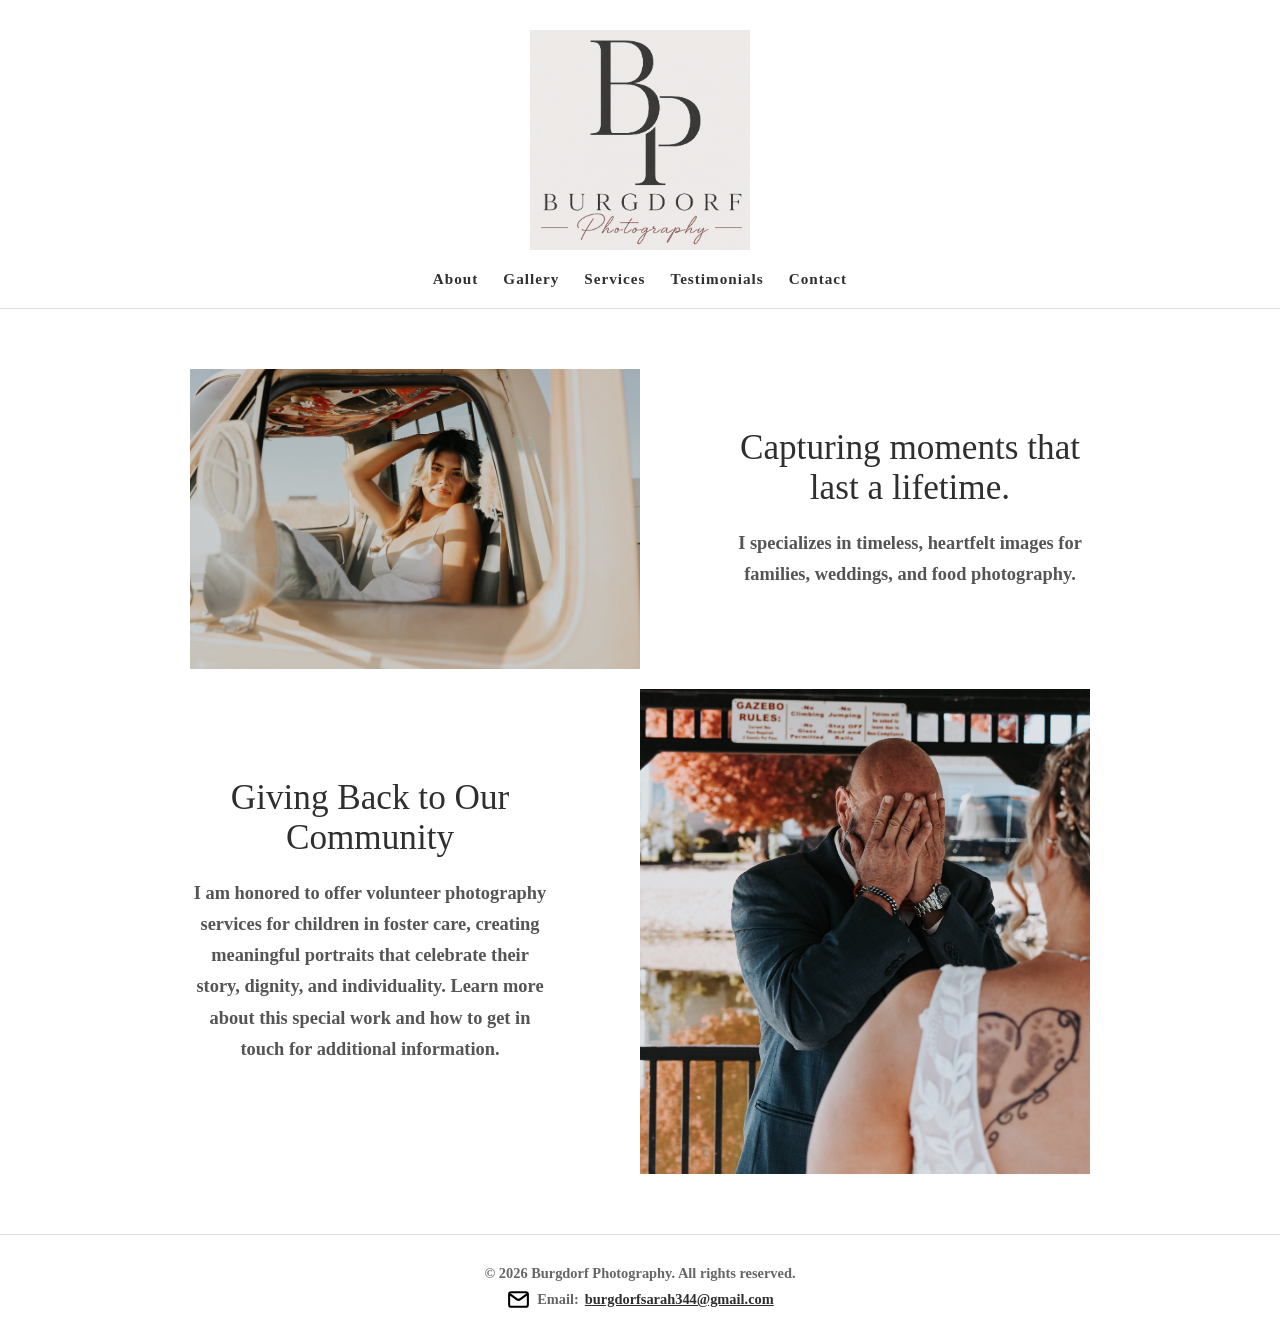
<file: index.html>
<!DOCTYPE html>
<html lang="en">

<head>
    <meta charset="UTF-8">
    <meta name="viewport" content="width=device-width, initial-scale=1.0">
    <title>Burgdorf Photography</title>
    <link rel="stylesheet" href="style.css">
</head>

<body>
    <header>
        <a href="index.html"><img src="images/Main/Burgdorf_Photography_New.png" alt="Burgdorf Photography Logo"></a>
        <nav>
            <a href="about.html">About</a>
            <a href="gallery.html">Gallery</a>
            <a href="services.html">Services</a>
            <a href="testimonials.html">Testimonials</a>
            <a href="contact.html">Contact</a>
        </nav>
    </header>

    <main class="Home_Main">
        <div class="hero">
            <img src="images/Main/Rosie.jpg" alt="Senior Photo" class="Senior_Photo">
            <div>
                <h1>Capturing moments that last a lifetime.</h1>
                <p>I specializes in timeless, heartfelt images for families, weddings, and food photography.</p>
            </div>
        </div>

        <div class="about">
            <div>
                <h1>Giving Back to Our Community</h1>
                <p>I am honored to offer volunteer photography services for children in foster care, creating meaningful portraits that celebrate their story, dignity, and individuality. Learn more about this special work and how to get in touch for additional information.</p>
            </div>
            <img src="images/Main/Wedding.jpg" alt="Wedding Photo" class="Wedding_Photo">
        </div>
    </main>

    <footer>
    <p>&copy; 2026 Burgdorf Photography. All rights reserved.</p>
    <p class="footer_contact">
        <img src="images/Icons/email.svg" alt="Email Icon">
        <span>Email:</span>
        <a href="mailto:burgdorfsarah344@gmail.com">burgdorfsarah344@gmail.com</a>
    </p>
</footer>
</body>
</html>
</file>
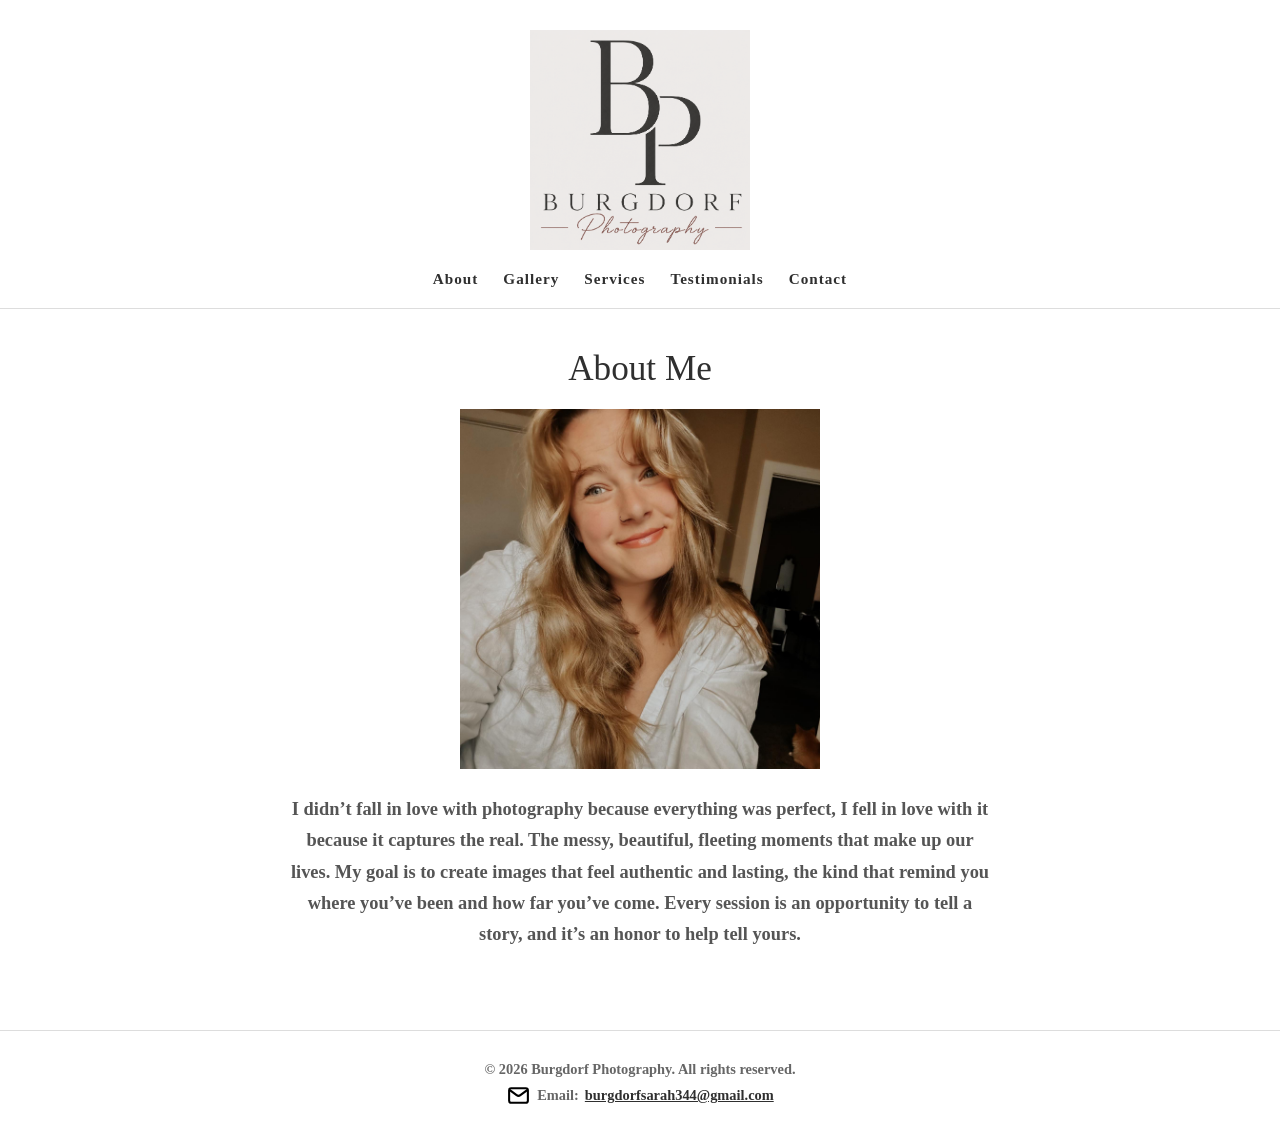
<file: about.html>
<!DOCTYPE html>
<html lang="en">
<head>
    <meta charset="UTF-8">
    <meta name="viewport" content="width=device-width, initial-scale=1.0">
    <title>Burgdorf Photography</title>
    <link rel="stylesheet" href="style.css">
</head>
<body>
    <header>
        <a href="index.html"><img src="images/Main/Burgdorf_Photography_New.png" alt="Burgdorf Photography Logo"></a>
        <nav>
            <a href="about.html">About</a>
            <a href="gallery.html">Gallery</a>
            <a href="services.html">Services</a>
            <a href="testimonials.html">Testimonials</a>
            <a href="contact.html">Contact</a>
        </nav>
    </header>
    <main class="About_Main">
        <h1>About Me</h1>
        <img src="images/Main/Sarah.jpg" alt="Sarah Burgdorf" class="Sarah_Photo">
        <p>I didn’t fall in love with photography because everything was perfect, I fell in love with it because it captures the real. The messy, beautiful, fleeting moments that make up our lives. My goal is to create images that feel authentic and lasting, the kind that remind you where you’ve been and how far you’ve come. Every session is an opportunity to tell a story, and it’s an honor to help tell yours.</p>
    </main>
<footer>
    <p>&copy; 2026 Burgdorf Photography. All rights reserved.</p>
    <p class="footer_contact">
        <img src="images/Icons/email.svg" alt="Email Icon">
        <span>Email:</span>
        <a href="mailto:burgdorfsarah344@gmail.com">burgdorfsarah344@gmail.com</a>
    </p>
</footer>
</body>
</html>
</file>
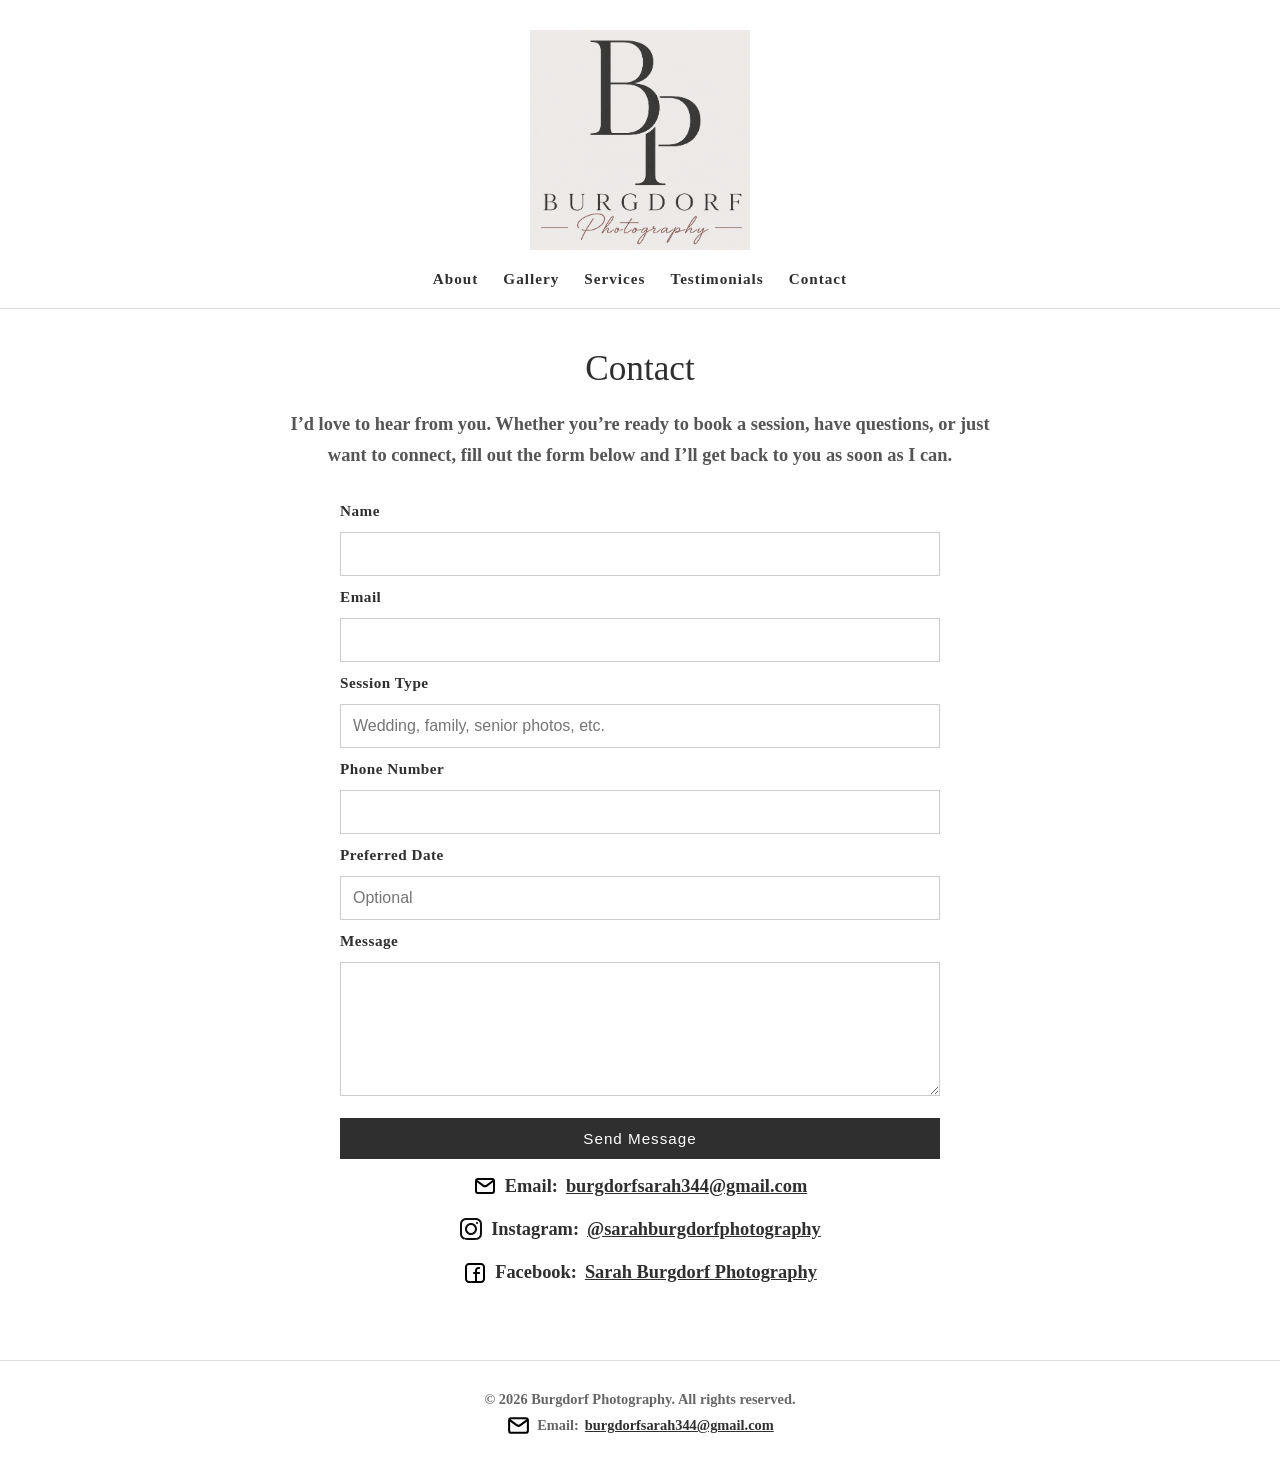
<file: contact.html>
<!DOCTYPE html>
<html lang="en">
<head>
    <meta charset="UTF-8">
    <meta name="viewport" content="width=device-width, initial-scale=1.0">
    <title>Burgdorf Photography</title>
    <link rel="stylesheet" href="style.css">
</head>
<body>
    <header>
        <a href="index.html"><img src="images/Main/Burgdorf_Photography_New.png" alt="Burgdorf Photography Logo"></a>
        <nav>
            <a href="about.html">About</a>
            <a href="gallery.html">Gallery</a>
            <a href="services.html">Services</a>
            <a href="testimonials.html">Testimonials</a>
            <a href="contact.html">Contact</a>
        </nav>
    </header>
    <main>
    <h1>Contact</h1>
    <p>I’d love to hear from you. Whether you’re ready to book a session, have questions, or just want to connect, fill out the form below and I’ll get back to you as soon as I can.</p>
    <div class="contact_container">
        <form class="contact_form" action="https://formspree.io/f/maqabjll" method="post">
            <label for="name">Name</label>
            <input type="text" id="name" name="name" required>

            <label for="email">Email</label>
            <input type="email" id="email" name="email" required>

            <label for="session">Session Type</label>
            <input type="text" id="session" name="session" placeholder="Wedding, family, senior photos, etc.">

            <label for="phone">Phone Number</label>
            <input type="text" id="phone" name="phone">

            <label for="date">Preferred Date</label>
            <input type="text" id="date" name="preferred_date" placeholder="Optional">

            <label for="message">Message</label>
            <textarea id="message" name="message" rows="6" required></textarea>

            <button type="submit">Send Message</button>
        </form>
    </div>

    <p class="contact_link">
        <img src="images/Icons/email.svg" alt="Email icon">
        <span>Email:</span>
        <a href="mailto:burgdorfsarah344@gmail.com">burgdorfsarah344@gmail.com</a>
    </p>

    <p class="contact_link">
        <img src="images/Icons/instagram.svg" alt="Instagram icon">
        <span>Instagram:</span>
        <a href="https://www.instagram.com/sarahburgdorfphotography?utm_source=ig_web_button_share_sheet&igsh=ZDNlZDc0MzIxNw==" target="_blank" rel="noopener noreferrer">
            @sarahburgdorfphotography
        </a>
    </p>

    <p class="contact_link">
        <img src="images/Icons/facebook.svg" alt="Facebook icon">
        <span>Facebook:</span>
        <a href="https://www.facebook.com/search/top?q=sarah%20burgdorf%20photographyy" target="_blank" rel="noopener noreferrer">
            Sarah Burgdorf Photography
        </a>
    </p>
    </main>
<footer>
    <p>&copy; 2026 Burgdorf Photography. All rights reserved.</p>
    <p class="footer_contact">
        <img src="images/Icons/email.svg" alt="Email Icon">
        <span>Email:</span>
        <a href="mailto:burgdorfsarah344@gmail.com">burgdorfsarah344@gmail.com</a>
    </p>
</footer>
</body>
</html>
</file>
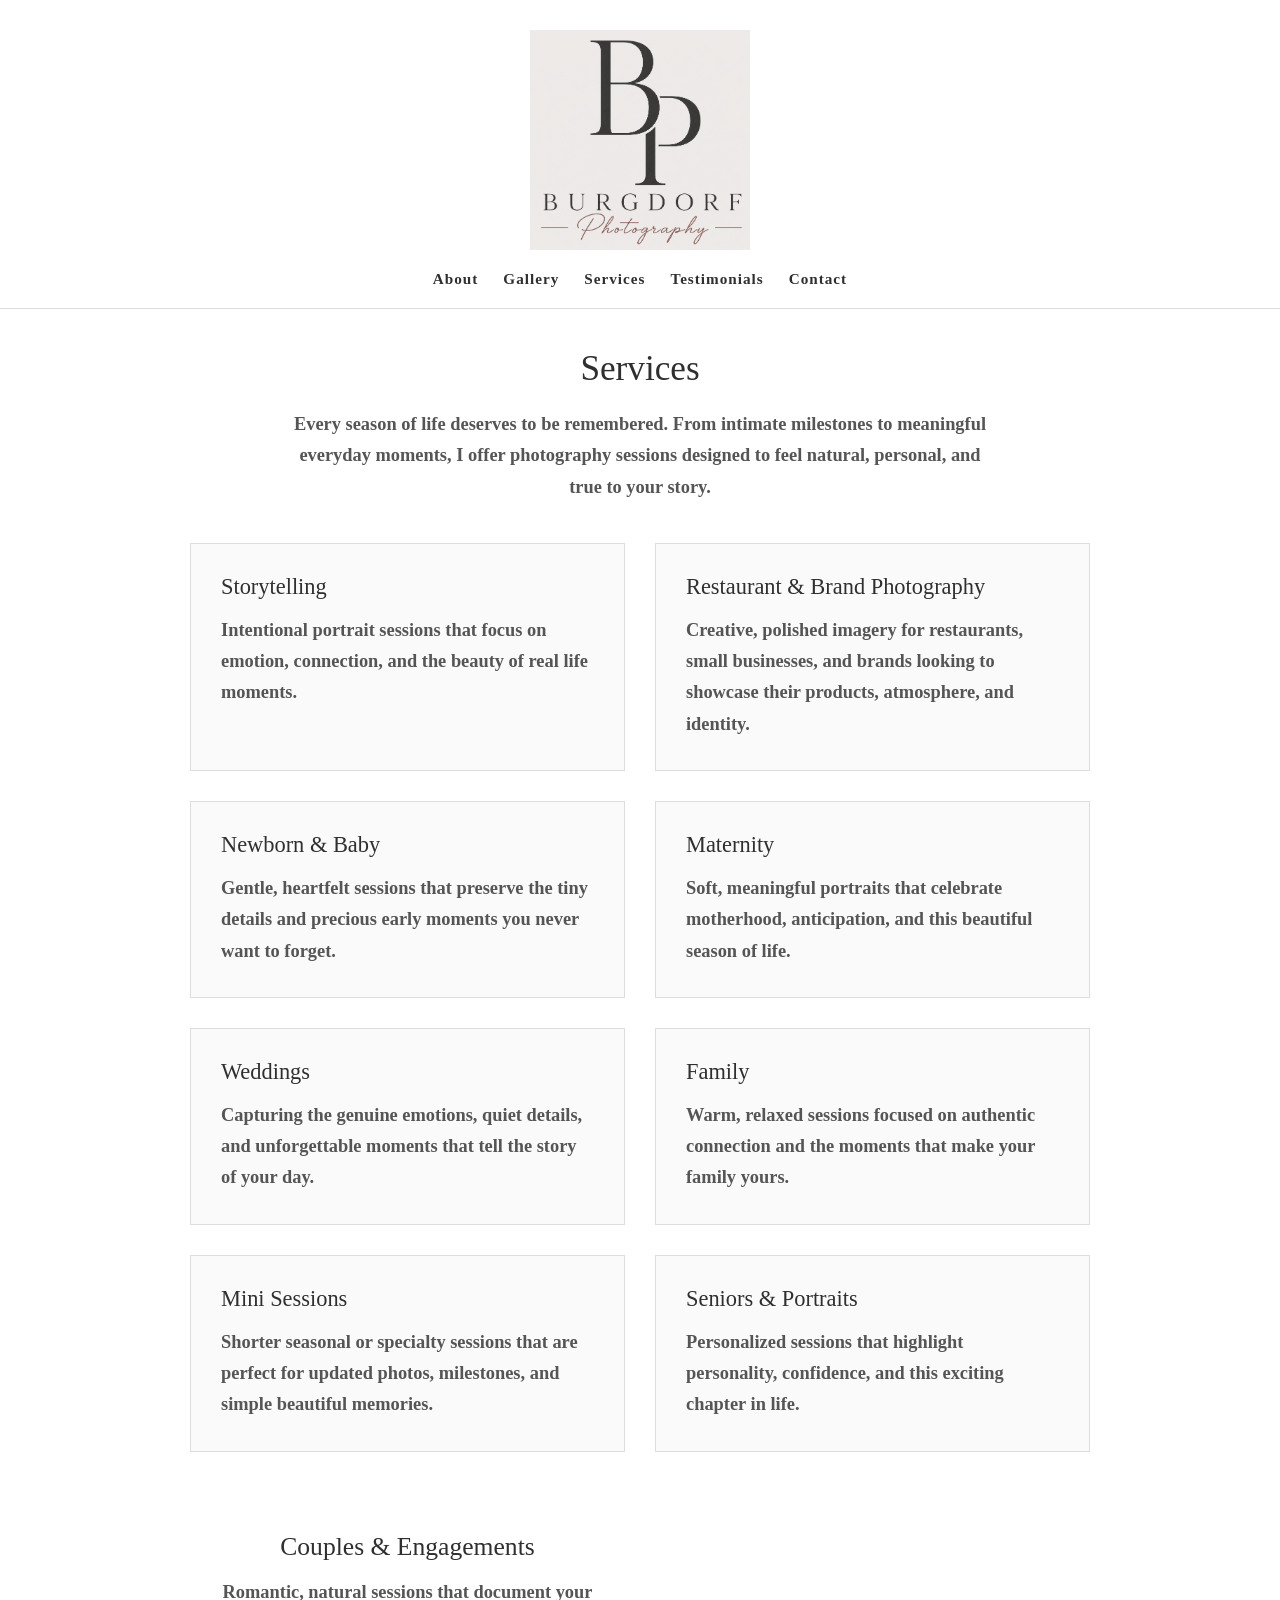
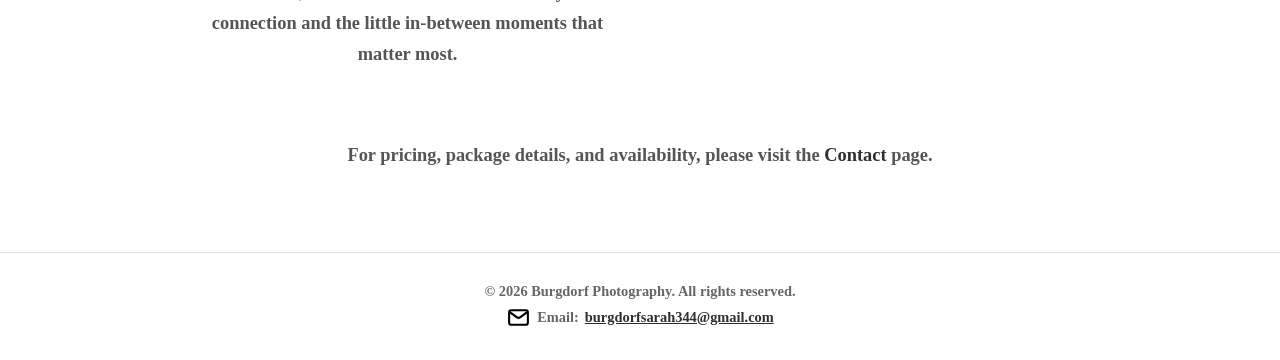
<file: services.html>
<!DOCTYPE html>
<html lang="en">
<head>
    <meta charset="UTF-8">
    <meta name="viewport" content="width=device-width, initial-scale=1.0">
    <title>Burgdorf Photography</title>
    <link rel="stylesheet" href="style.css">
</head>
<body>
    <header>
        <a href="index.html"><img src="images/Main/Burgdorf_Photography_New.png" alt="Burgdorf Photography Logo"></a>
        <nav>
            <a href="about.html">About</a>
            <a href="gallery.html">Gallery</a>
            <a href="services.html">Services</a>
            <a href="testimonials.html">Testimonials</a>
            <a href="contact.html">Contact</a>
        </nav>
    </header>
    <main>
        <h1>Services</h1>
        <p>Every season of life deserves to be remembered. From intimate milestones to meaningful everyday moments, I offer photography sessions designed to feel natural, personal, and true to your story.</p>

        <div class="services_grid">
            <article class="service_card">
                <h2>Storytelling</h2>
                <p>
                    Intentional portrait sessions that focus on emotion, connection, and the
                    beauty of real life moments.
                </p>
            </article>

            <article class="service_card">
                <h2>Restaurant &amp; Brand Photography</h2>
                <p>
                    Creative, polished imagery for restaurants, small businesses, and brands
                    looking to showcase their products, atmosphere, and identity.
                </p>
            </article>

            <article class="service_card">
                <h2>Newborn &amp; Baby</h2>
                <p>
                    Gentle, heartfelt sessions that preserve the tiny details and precious
                    early moments you never want to forget.
                </p>
            </article>

            <article class="service_card">
                <h2>Maternity</h2>
                <p>
                    Soft, meaningful portraits that celebrate motherhood, anticipation,
                    and this beautiful season of life.
                </p>
            </article>

            <article class="service_card">
                <h2>Weddings</h2>
                <p>
                    Capturing the genuine emotions, quiet details, and unforgettable moments
                    that tell the story of your day.
                </p>
            </article>

            <article class="service_card">
                <h2>Family</h2>
                <p>
                    Warm, relaxed sessions focused on authentic connection and the moments
                    that make your family yours.
                </p>
            </article>

            <article class="service_card">
                <h2>Mini Sessions</h2>
                <p>
                    Shorter seasonal or specialty sessions that are perfect for updated photos,
                    milestones, and simple beautiful memories.
                </p>
            </article>

            <article class="service_card">
                <h2>Seniors &amp; Portraits</h2>
                <p>
                    Personalized sessions that highlight personality, confidence, and
                    this exciting chapter in life.
                </p>
            </article>

            <article class="service_card-final">
                <h2>Couples &amp; Engagements</h2>
                <p>
                    Romantic, natural sessions that document your connection and the little
                    in-between moments that matter most.
                </p>
            </article>
        </div>

        <section class="services_note">
            <p>
                For pricing, package details, and availability, please visit the
                <a href="contact.html">Contact</a> page.
            </p>
        </section>
    </main>
<footer>
    <p>&copy; 2026 Burgdorf Photography. All rights reserved.</p>
    <p class="footer_contact">
        <img src="images/Icons/email.svg" alt="Email Icon">
        <span>Email:</span>
        <a href="mailto:burgdorfsarah344@gmail.com">burgdorfsarah344@gmail.com</a>
    </p>
</footer>
</body>
</html>
</file>
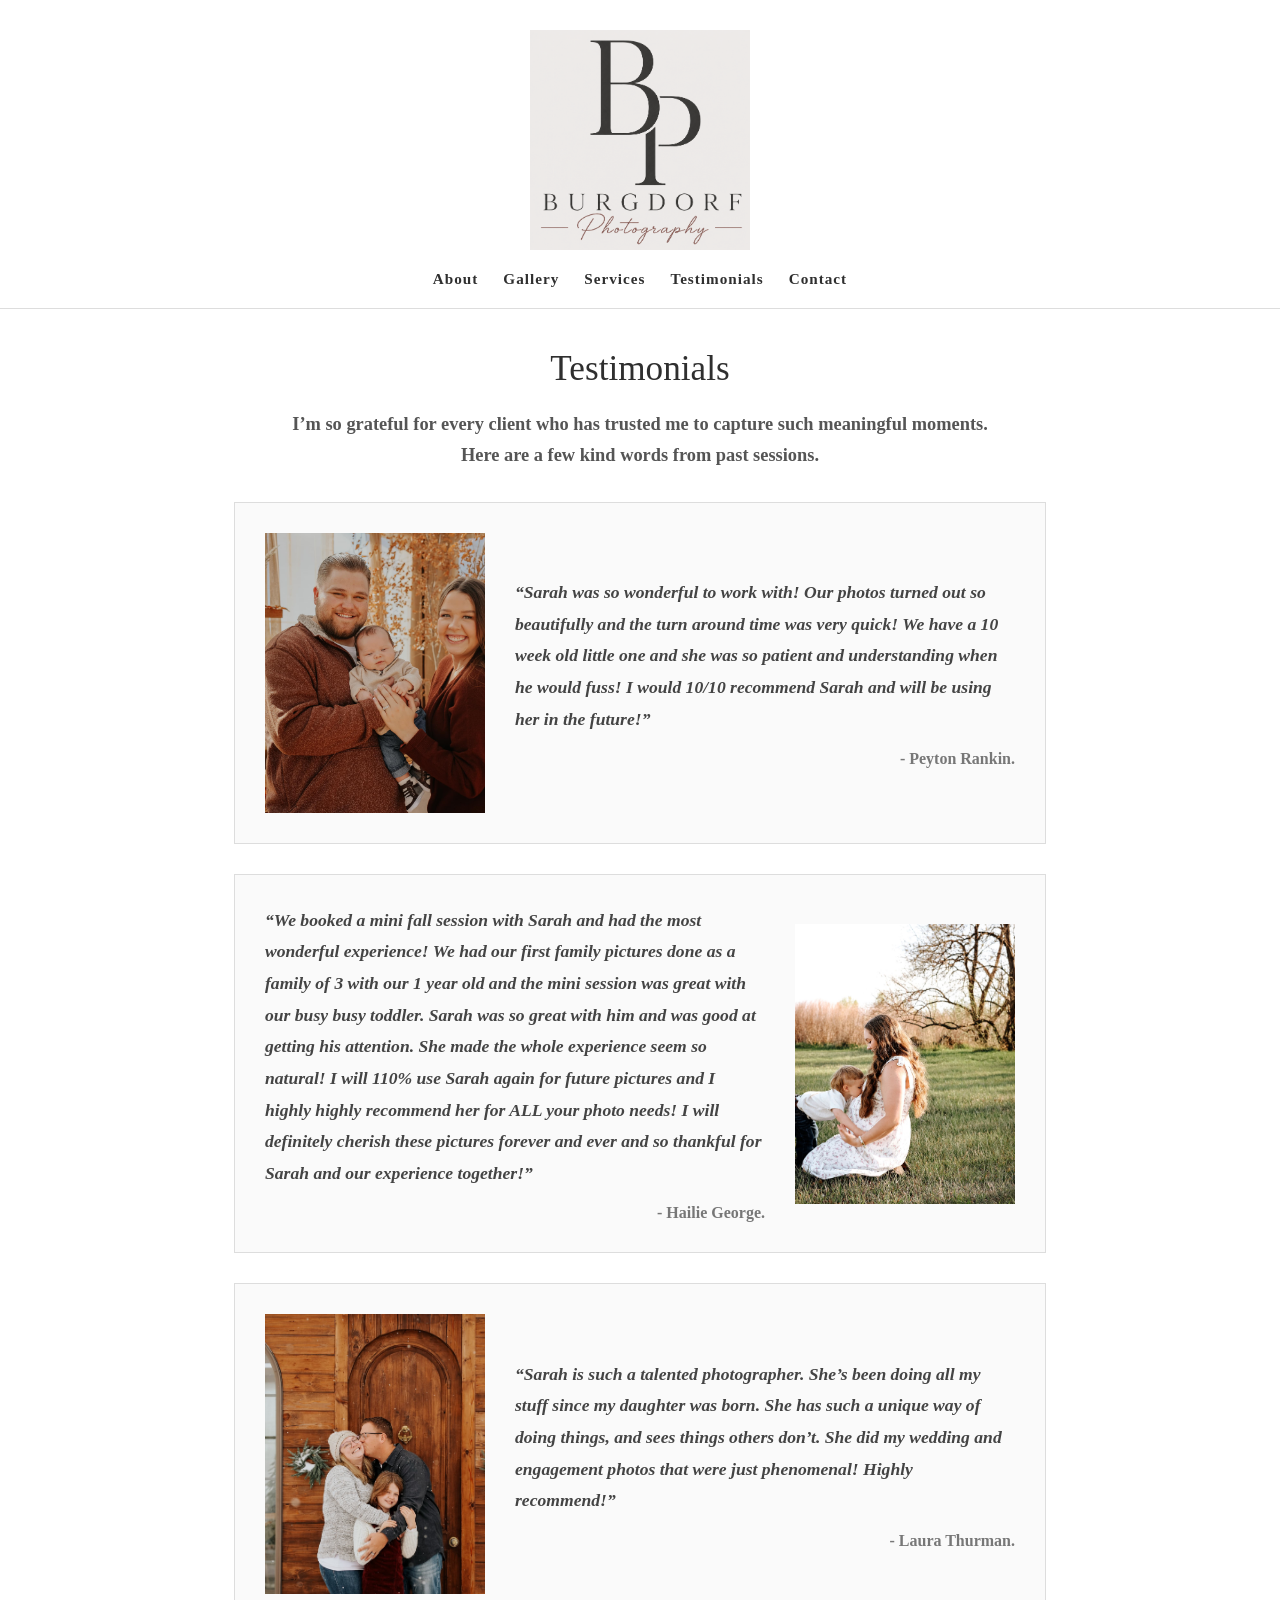
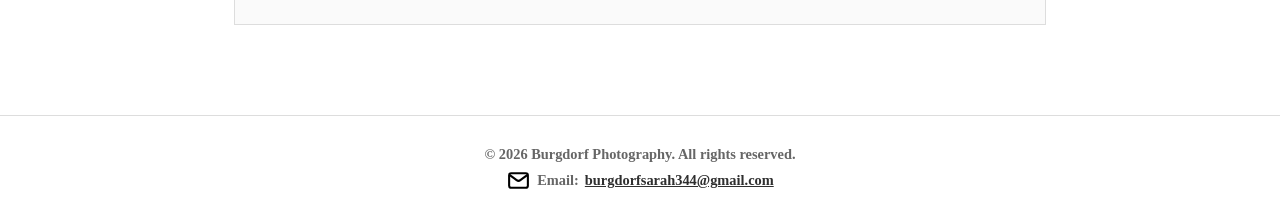
<file: testimonials.html>
<!DOCTYPE html>
<html lang="en">
<head>
    <meta charset="UTF-8">
    <meta name="viewport" content="width=device-width, initial-scale=1.0">
    <title>Burgdorf Photography</title>
    <link rel="stylesheet" href="style.css">
</head>
<body>
    <header>
        <a href="index.html"><img src="images/Main/Burgdorf_Photography_New.png" alt="Burgdorf Photography Logo"></a>
        <nav>
            <a href="about.html">About</a>
            <a href="gallery.html">Gallery</a>
            <a href="services.html">Services</a>
            <a href="testimonials.html">Testimonials</a>
            <a href="contact.html">Contact</a>
        </nav>
    </header>
    <main>
    <h1>Testimonials</h1>
    <p>I’m so grateful for every client who has trusted me to capture such meaningful moments. Here are a few kind words from past sessions.</p>
    
    <blockquote class="testimonials image_left">
    <img src="images/Testimonials/Peyton.jpg" alt="Peyton Rankin Testimonial">
    <div class="testimonial_text">
        <p><q>Sarah was so wonderful to work with! Our photos turned out so beautifully and the turn around time was very quick! We have a 10 week old little one and she was so patient and understanding when he would fuss! 
        I would 10/10 recommend Sarah and will be using her in the future!</q></p>
        <cite>- Peyton Rankin.</cite>
    </div>
</blockquote>

<blockquote class="testimonials image_right">
    <div class="testimonial_text">
        <p><q>We booked a mini fall session with Sarah and had the most wonderful experience! We had our first family pictures done as a family of 3 with our 1 year old and the mini session was great with our busy busy toddler. Sarah was so great with him and was good at getting his attention. She made the whole experience seem so natural! I will 110% use Sarah again for future pictures and I highly highly recommend her for ALL your photo needs! I will definitely cherish these pictures forever and ever and so thankful for Sarah and our experience together!</q></p>
        <cite>- Hailie George.</cite>
    </div>
    <img src="images/Testimonials/Hailie.jpg" alt="Hailie George Testimonial">
</blockquote>

<blockquote class="testimonials image_left">
    <img src="images/Testimonials/Laura.jpg" alt="Laura Thurman Testimonial">
    <div class="testimonial_text">
        <p><q>Sarah is such a talented photographer. She’s been doing all my stuff since my daughter was born. She has such a unique way of doing things, and sees things others don’t. She did my wedding and engagement photos that were just phenomenal! Highly recommend!</q></p>
        <cite>- Laura Thurman.</cite>
    </div>
</blockquote>

    </main>
<footer>
    <p>&copy; 2026 Burgdorf Photography. All rights reserved.</p>
    <p class="footer_contact">
        <img src="images/Icons/email.svg" alt="Email Icon">
        <span>Email:</span>
        <a href="mailto:burgdorfsarah344@gmail.com">burgdorfsarah344@gmail.com</a>
    </p>
</footer>
</body>
</html>
</file>
<file: style.css>
body {
    margin: 0;
    min-height: 100vh;
    display: flex;
    flex-direction: column;
    font-family: Bodoni Moda, serif;
    font-weight: 900;
    font-size: 18px;
    background-color: #ffffff;
    color: #2f2f2f;
}

header {
    text-align: center;
    padding: 30px 20px 20px 20px;
    border-bottom: 1px solid #dddddd;
    background-color: #ffffff;
}

header img {
    display: block;
    margin: 0 auto 20px auto;
    max-width: 220px;
    width: 100%;
    height: auto;
}

nav {
    display: flex;
    justify-content: center;
    flex-wrap: wrap;
    gap: 25px;
}

nav a {
    text-decoration: none;
    color: #2f2f2f;
    font-size: 0.95rem;
    letter-spacing: 1px;
}

nav a:hover {
    color: #7a7a7a;
}

.Home_Main {
    flex: 1;
    width: 85%;
    max-width: 900px;
    margin: 0 auto;
    padding: 60px 20px;
    text-align: center;
}

main h1 {
    font-size: 2.2rem;
    font-weight: normal;
    margin-top: 0;
    margin-bottom: 20px;
}

main h2 {
    font-size: 1.6rem;
    font-weight: normal;
    margin-top: 50px;
    margin-bottom: 15px;
}

main p {
    font-size: 1.15rem;
    line-height: 1.7;
    color: #555555;
    max-width: 700px;
    margin: 0 auto 20px auto;
}

.hero{
    display: flex;
    align-items: center;
    margin-bottom: 20px;
}

.Senior_Photo{
    margin-right: 10%;
    width: 50%;
    height: 50%;

}

.about{
    display: flex;
    align-items: center;
    margin-top: 20px;
}

.Wedding_Photo{
    margin-left: 10%;
    width: 50%;
    height: 50%;
}

footer {
    text-align: center;
    padding: 25px 20px;
    border-top: 1px solid #dddddd;
    background-color: #ffffff;
    font-size: 0.9rem;
    color: #666666;
}

footer p {
    margin: 5px 0;
}

.footer_contact {
    display: flex;
    justify-content: center;
    align-items: center;
    gap: 6px;
    flex-wrap: wrap;
}

.footer_contact img {
    width: 25px;
    height: 25px;
    object-fit: contain;
}

footer a {
    color: #2f2f2f;
}

footer a:hover {
    color: #7a7a7a;
}

.Sarah_Photo{
    width: 40%;
    height: 40%;
    margin-bottom: 20px;
}

main {
    flex: 1;
    width: 85%;
    max-width: 900px;
    margin: 0 auto;
    padding: 40px 20px 60px 20px;
    text-align: center;
}

.contact_container {
    display: flex;
    justify-content: center;
    margin-top: 30px;
}

.contact_form {
    width: 100%;
    max-width: 600px;
    display: flex;
    flex-direction: column;
    text-align: left;
    gap: 12px;
}

.contact_form label {
    font-size: 0.95rem;
    color: #2f2f2f;
    letter-spacing: 0.5px;
}

.contact_form input,
.contact_form textarea {
    width: 100%;
    padding: 12px;
    border: 1px solid #cccccc;
    font-family: Arial, Helvetica, sans-serif;
    font-size: 1rem;
    box-sizing: border-box;
}

.contact_form input:focus,
.contact_form textarea:focus {
    outline: none;
    border-color: #7a7a7a;
}

.contact_form button {
    margin-top: 10px;
    padding: 12px 20px;
    border: none;
    background-color: #2f2f2f;
    color: #ffffff;
    font-size: 0.95rem;
    letter-spacing: 1px;
    cursor: pointer;
}

.contact_form button:hover {
    background-color: #555555;
}

.contact_info {
    margin-top: 50px;
    text-align: center;
}

.contact_link {
    display: flex;
    justify-content: center;
    align-items: center;
    gap: 8px;
    flex-wrap: wrap;

    width: 100%;
    max-width: none;
    margin: 12px auto;

    color: #555555;
}

.contact_link img {
    width: 24px;
    height: 24px;
    object-fit: contain;
    flex-shrink: 0;
}

.contact_link span {
    color: #2f2f2f;
}

.contact_link a {
    color: #2f2f2f;
}

.contact_link a:hover {
    color: #7a7a7a;
}

.testimonials {
    max-width: 750px;
    margin: 30px auto;
    padding: 30px;
    border: 1px solid #dddddd;
    background-color: #fafafa;
    text-align: left;
    display: flex;
    align-items: center;
    gap: 30px;
}

.testimonials img {
    width: 220px;
    height: 280px;
    object-fit: cover;
    flex-shrink: 0;
}

.testimonial_text {
    flex: 1;
}

.image_left {
    flex-direction: row;
}

.image_right {
    flex-direction: row;
}

.testimonials p {
    font-size: 1.1rem;
    line-height: 1.8;
    color: #444444;
    font-style: italic;
    margin-bottom: 15px;
}

.testimonials cite {
    display: block;
    text-align: right;
    font-size: 1rem;
    color: #777777;
    font-style: normal;
}

.gallery_section {
    margin-top: 60px;
    text-align: left;
}

.gallery_section h2 {
    text-align: left;
    margin-bottom: 20px;
}

.photo_row {
    display: flex;
    gap: 20px;
    overflow-x: auto;
    padding-bottom: 10px;
    scroll-behavior: smooth;
}

.photo_row img {
    width: 300px;
    height: 400px;
    object-fit: cover;
    flex: 0 0 auto;
    border-radius: 4px;
}

.photo_row::-webkit-scrollbar {
    height: 8px;
}

.photo_row::-webkit-scrollbar-thumb {
    background-color: #cccccc;
    border-radius: 10px;
}

.photo_row::-webkit-scrollbar-track {
    background-color: #f2f2f2;
}

.services_grid {
    display: grid;
    grid-template-columns: repeat(2, 1fr);
    gap: 30px;
    margin-top: 40px;
}

.service_card {
    border: 1px solid #dddddd;
    background-color: #fafafa;
    padding: 30px;
    text-align: left;
}

.service_card h2 {
    margin-top: 0;
    margin-bottom: 15px;
    font-size: 1.4rem;
}

.service_card p {
    margin: 0;
    max-width: 100%;
}

.services_note {
    margin-top: 50px;
}

.services_note a {
    color: #2f2f2f;
    text-decoration: none;
}

.services_note a:hover {
    color: #7a7a7a;
}

.service_card_final {
    border: 1px solid #dddddd;
    background-color: #fafafa;
    padding: 30px;
    text-align: left;
    grid-column: 1 / -1;
    max-width: 435px;
    width: 100%;
    justify-self: center;
}

.service_card_final h2 {
    margin-top: 0;
    margin-bottom: 15px;
    font-size: 1.4rem;
}
</file>
